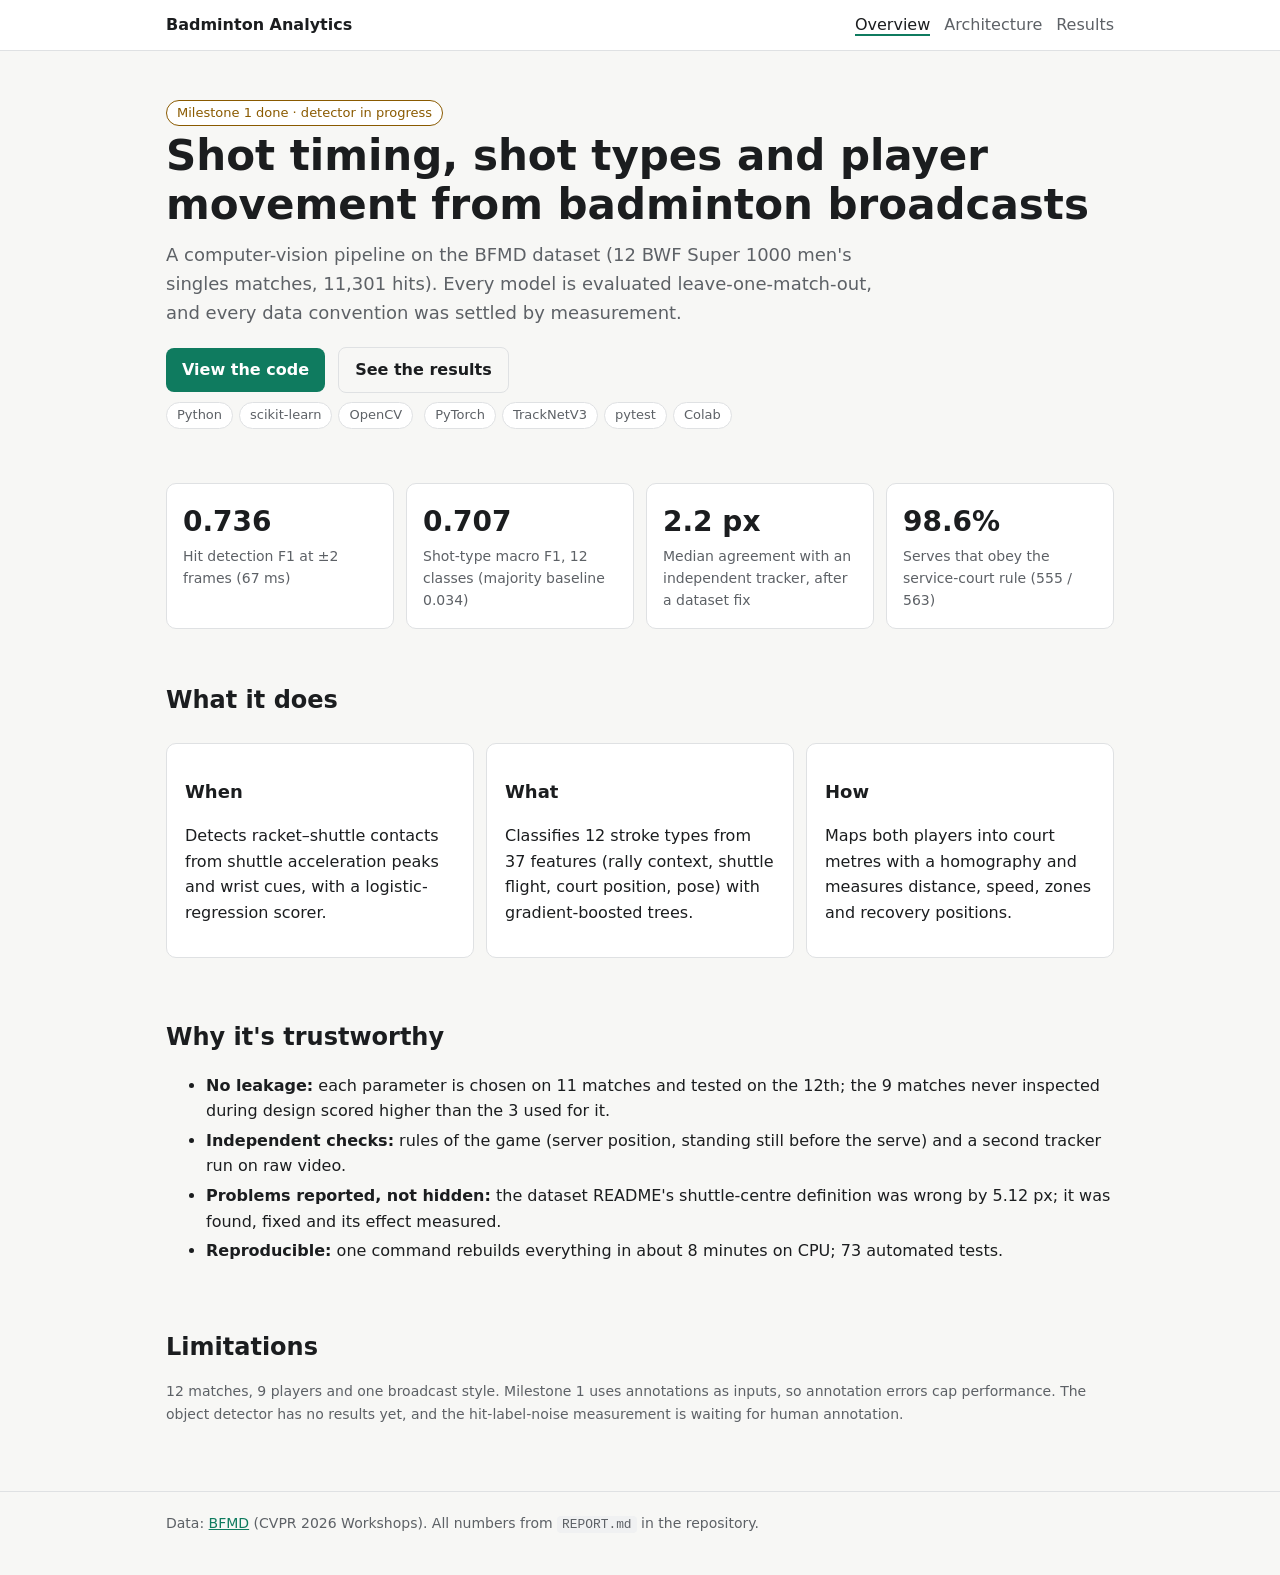
<file: docs/index.html>
<!doctype html>
<html lang="en">
<head>
<meta charset="utf-8">
<meta name="viewport" content="width=device-width, initial-scale=1">
<title>Badminton Broadcast Analytics</title>
<meta name="description" content="Computer-vision pipeline that turns professional badminton broadcast footage into shot timing, shot types and player movement, evaluated leave-one-match-out on the BFMD dataset.">
<meta property="og:title" content="Badminton Broadcast Analytics">
<meta property="og:description" content="Hit detection F1 0.736 @ ±2 frames, 12-class shot macro F1 0.707, movement in court metres. Leave-one-match-out on 12 BWF matches.">
<link rel="stylesheet" href="style.css">
</head>
<body>
<header class="site">
  <div class="wrap">
    <a class="brand" href="index.html">Badminton Analytics</a>
    <nav aria-label="Main">
      <ul>
        <li><a href="index.html" aria-current="page">Overview</a></li>
        <li><a href="architecture.html">Architecture</a></li>
        <li><a href="impact.html">Results</a></li>
      </ul>
    </nav>
  </div>
</header>

<main class="wrap">
  <section class="hero">
    <span class="tag status">Milestone 1 done · detector in progress</span>
    <h1>Shot timing, shot types and player movement from badminton broadcasts</h1>
    <p class="lead">A computer-vision pipeline on the BFMD dataset (12 BWF Super 1000 men's singles matches, 11,301 hits). Every model is evaluated leave-one-match-out, and every data convention was settled by measurement.</p>
    <a class="btn" href="https://github.com/bzaat/Badminton_Project">View the code</a>
    <a class="btn ghost" href="impact.html">See the results</a>
    <div>
      <span class="tag">Python</span><span class="tag">scikit-learn</span><span class="tag">OpenCV</span>
      <span class="tag">PyTorch</span><span class="tag">TrackNetV3</span><span class="tag">pytest</span><span class="tag">Colab</span>
    </div>
  </section>

  <div class="stats" role="list">
    <div class="stat" role="listitem"><div class="v">0.736</div><div class="k">Hit detection F1 at ±2 frames (67 ms)</div></div>
    <div class="stat" role="listitem"><div class="v">0.707</div><div class="k">Shot-type macro F1, 12 classes (majority baseline 0.034)</div></div>
    <div class="stat" role="listitem"><div class="v">2.2 px</div><div class="k">Median agreement with an independent tracker, after a dataset fix</div></div>
    <div class="stat" role="listitem"><div class="v">98.6%</div><div class="k">Serves that obey the service-court rule (555 / 563)</div></div>
  </div>

  <section>
    <h2>What it does</h2>
    <div class="grid2">
      <div class="card"><h3>When</h3><p>Detects racket–shuttle contacts from shuttle acceleration peaks and wrist cues, with a logistic-regression scorer.</p></div>
      <div class="card"><h3>What</h3><p>Classifies 12 stroke types from 37 features (rally context, shuttle flight, court position, pose) with gradient-boosted trees.</p></div>
      <div class="card"><h3>How</h3><p>Maps both players into court metres with a homography and measures distance, speed, zones and recovery positions.</p></div>
    </div>
  </section>

  <section>
    <h2>Why it's trustworthy</h2>
    <ul class="tight">
      <li><b>No leakage:</b> each parameter is chosen on 11 matches and tested on the 12th; the 9 matches never inspected during design scored higher than the 3 used for it.</li>
      <li><b>Independent checks:</b> rules of the game (server position, standing still before the serve) and a second tracker run on raw video.</li>
      <li><b>Problems reported, not hidden:</b> the dataset README's shuttle-centre definition was wrong by 5.12 px; it was found, fixed and its effect measured.</li>
      <li><b>Reproducible:</b> one command rebuilds everything in about 8 minutes on CPU; 73 automated tests.</li>
    </ul>
  </section>

  <section>
    <h2>Limitations</h2>
    <p class="note">12 matches, 9 players and one broadcast style. Milestone 1 uses annotations as inputs, so annotation errors cap performance. The object detector has no results yet, and the hit-label-noise measurement is waiting for human annotation.</p>
  </section>
</main>

<footer><div class="wrap">Data: <a href="https://openaccess.thecvf.com/content/CVPR2026W/CVsports/papers/Ding_BFMD_A_Full-Match_Badminton_Dense_Dataset_for_Dense_Shot_Captioning_CVPRW_2026_paper.pdf">BFMD</a> (CVPR 2026 Workshops). All numbers from <code>REPORT.md</code> in the repository.</div></footer>
</body>
</html>
</file>
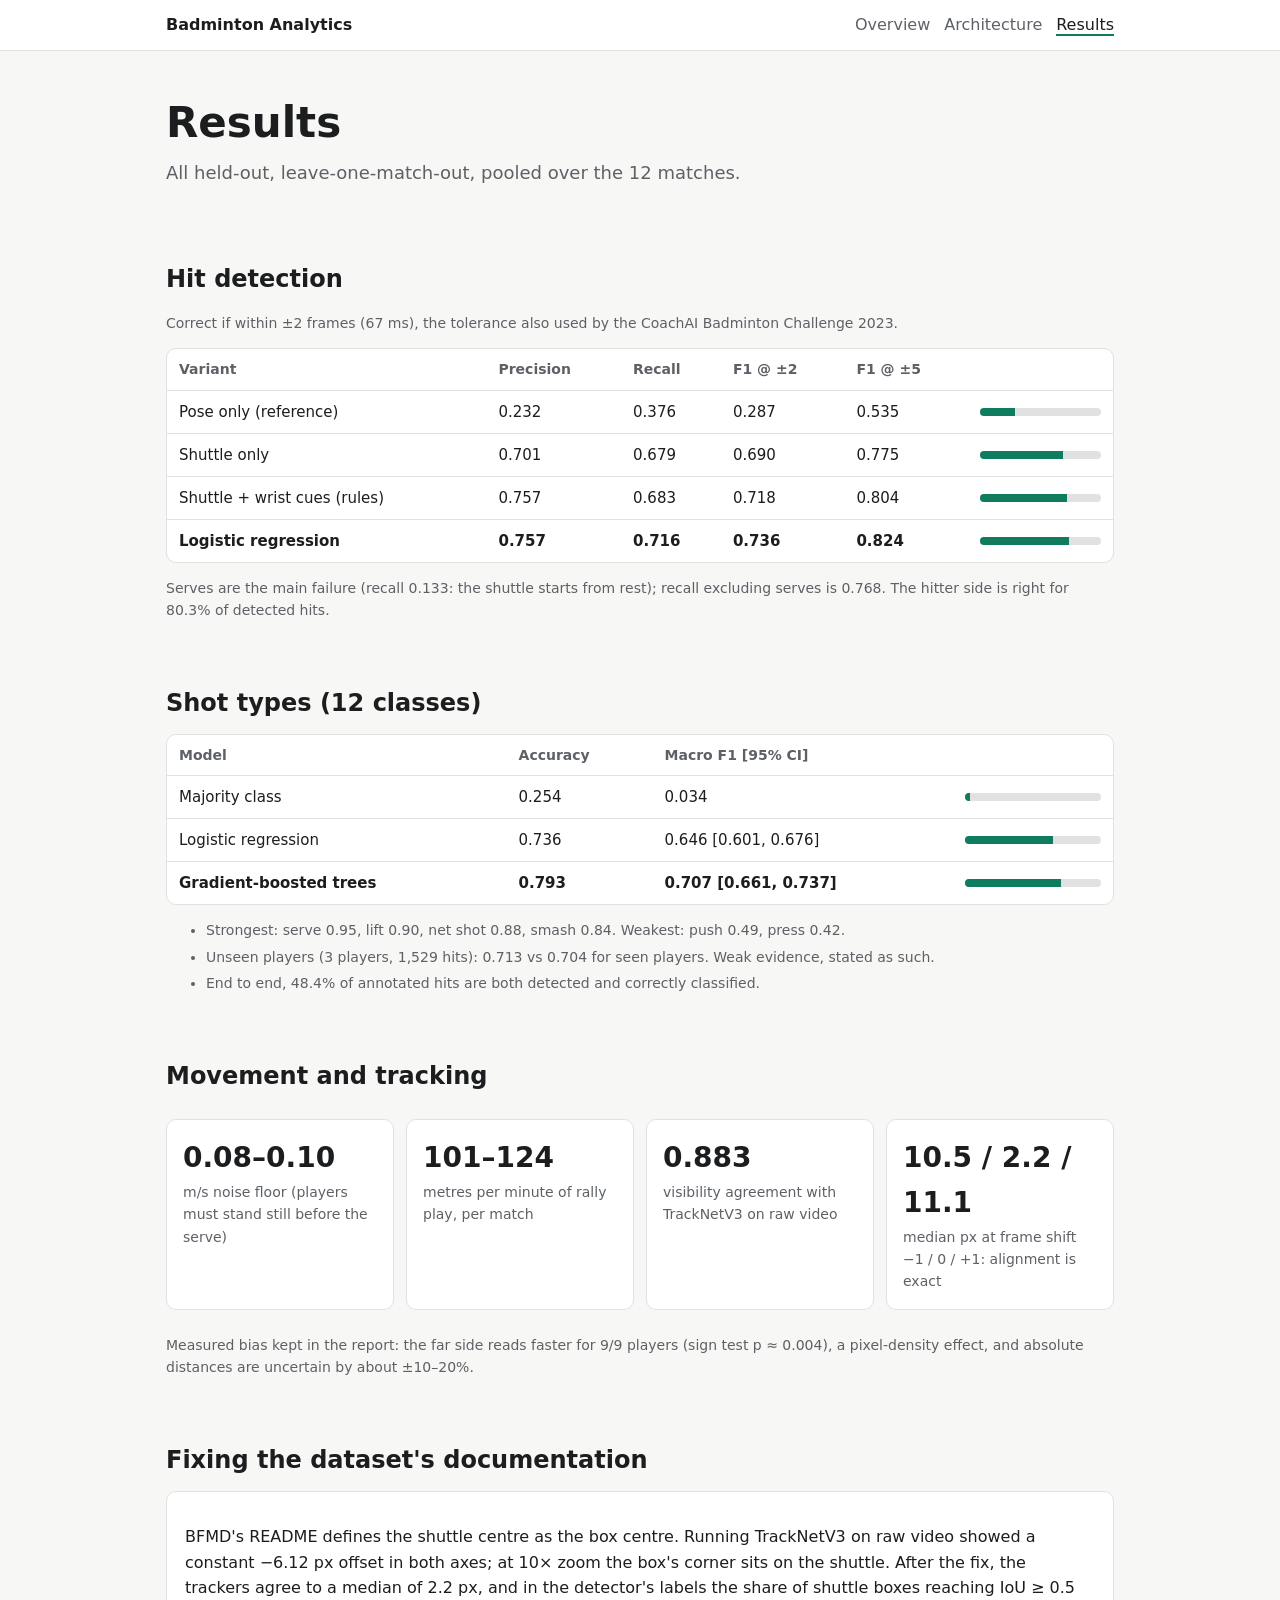
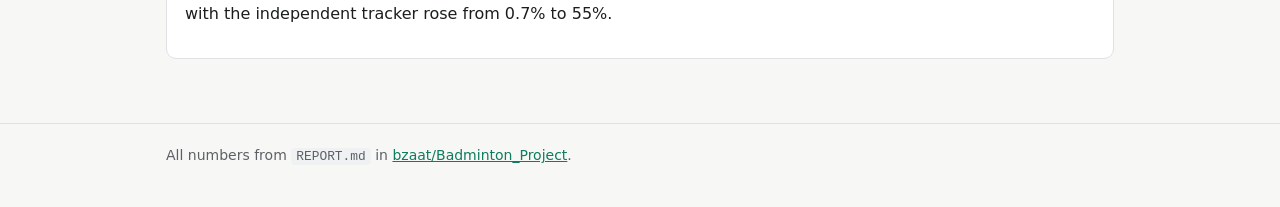
<file: docs/impact.html>
<!doctype html>
<html lang="en">
<head>
<meta charset="utf-8">
<meta name="viewport" content="width=device-width, initial-scale=1">
<title>Badminton Analytics Results</title>
<meta name="description" content="Held-out results for hit detection, shot-type classification, movement measurement and independent tracker agreement.">
<link rel="stylesheet" href="style.css">
</head>
<body>
<header class="site">
  <div class="wrap">
    <a class="brand" href="index.html">Badminton Analytics</a>
    <nav aria-label="Main">
      <ul>
        <li><a href="index.html">Overview</a></li>
        <li><a href="architecture.html">Architecture</a></li>
        <li><a href="impact.html" aria-current="page">Results</a></li>
      </ul>
    </nav>
  </div>
</header>

<main class="wrap">
  <section class="hero">
    <h1>Results</h1>
    <p class="lead">All held-out, leave-one-match-out, pooled over the 12 matches.</p>
  </section>

  <section>
    <h2>Hit detection</h2>
    <p class="note">Correct if within ±2 frames (67 ms), the tolerance also used by the CoachAI Badminton Challenge 2023.</p>
    <div class="table-wrap">
      <table>
        <thead><tr><th>Variant</th><th>Precision</th><th>Recall</th><th>F1 @ ±2</th><th>F1 @ ±5</th><th aria-hidden="true"></th></tr></thead>
        <tbody>
          <tr><td>Pose only (reference)</td><td>0.232</td><td>0.376</td><td>0.287</td><td>0.535</td><td aria-hidden="true"><div class="bar"><span style="width:28.7%"></span></div></td></tr>
          <tr><td>Shuttle only</td><td>0.701</td><td>0.679</td><td>0.690</td><td>0.775</td><td aria-hidden="true"><div class="bar"><span style="width:69%"></span></div></td></tr>
          <tr><td>Shuttle + wrist cues (rules)</td><td>0.757</td><td>0.683</td><td>0.718</td><td>0.804</td><td aria-hidden="true"><div class="bar"><span style="width:71.8%"></span></div></td></tr>
          <tr class="best"><td>Logistic regression</td><td>0.757</td><td>0.716</td><td>0.736</td><td>0.824</td><td aria-hidden="true"><div class="bar"><span style="width:73.6%"></span></div></td></tr>
        </tbody>
      </table>
    </div>
    <p class="note">Serves are the main failure (recall 0.133: the shuttle starts from rest); recall excluding serves is 0.768. The hitter side is right for 80.3% of detected hits.</p>
  </section>

  <section>
    <h2>Shot types (12 classes)</h2>
    <div class="table-wrap">
      <table>
        <thead><tr><th>Model</th><th>Accuracy</th><th>Macro F1 [95% CI]</th><th aria-hidden="true"></th></tr></thead>
        <tbody>
          <tr><td>Majority class</td><td>0.254</td><td>0.034</td><td aria-hidden="true"><div class="bar"><span style="width:3.4%"></span></div></td></tr>
          <tr><td>Logistic regression</td><td>0.736</td><td>0.646 [0.601, 0.676]</td><td aria-hidden="true"><div class="bar"><span style="width:64.6%"></span></div></td></tr>
          <tr class="best"><td>Gradient-boosted trees</td><td>0.793</td><td>0.707 [0.661, 0.737]</td><td aria-hidden="true"><div class="bar"><span style="width:70.7%"></span></div></td></tr>
        </tbody>
      </table>
    </div>
    <ul class="tight note">
      <li>Strongest: serve 0.95, lift 0.90, net shot 0.88, smash 0.84. Weakest: push 0.49, press 0.42.</li>
      <li>Unseen players (3 players, 1,529 hits): 0.713 vs 0.704 for seen players. Weak evidence, stated as such.</li>
      <li>End to end, 48.4% of annotated hits are both detected and correctly classified.</li>
    </ul>
  </section>

  <section>
    <h2>Movement and tracking</h2>
    <div class="stats">
      <div class="stat"><div class="v">0.08–0.10</div><div class="k">m/s noise floor (players must stand still before the serve)</div></div>
      <div class="stat"><div class="v">101–124</div><div class="k">metres per minute of rally play, per match</div></div>
      <div class="stat"><div class="v">0.883</div><div class="k">visibility agreement with TrackNetV3 on raw video</div></div>
      <div class="stat"><div class="v">10.5 / 2.2 / 11.1</div><div class="k">median px at frame shift −1 / 0 / +1: alignment is exact</div></div>
    </div>
    <p class="note">Measured bias kept in the report: the far side reads faster for 9/9 players (sign test p ≈ 0.004), a pixel-density effect, and absolute distances are uncertain by about ±10–20%.</p>
  </section>

  <section>
    <h2>Fixing the dataset's documentation</h2>
    <div class="card">
      <p>BFMD's README defines the shuttle centre as the box centre. Running TrackNetV3 on raw video showed a constant −6.12 px offset in both axes; at 10× zoom the box's corner sits on the shuttle. After the fix, the trackers agree to a median of 2.2 px, and in the detector's labels the share of shuttle boxes reaching IoU ≥ 0.5 with the independent tracker rose from 0.7% to 55%.</p>
    </div>
  </section>
</main>

<footer><div class="wrap">All numbers from <code>REPORT.md</code> in <a href="https://github.com/bzaat/Badminton_Project">bzaat/Badminton_Project</a>.</div></footer>
</body>
</html>
</file>
<file: docs/style.css>
:root {
  --bg: #f7f7f5; --panel: #ffffff; --ink: #1b1d1f; --muted: #5d6166; --line: #dfe1e3;
  --accent: #0f7b5f; --accent-ink: #ffffff; --warn: #8a5a00; --code: #f0f1f2;
}
@media (prefers-color-scheme: dark) {
  :root:not([data-theme="light"]) {
    --bg: #121416; --panel: #1b1e21; --ink: #e8eaec; --muted: #a2a8ae; --line: #30353a;
    --accent: #3ccf9e; --accent-ink: #0b1a14; --warn: #e0b04a; --code: #23272b;
  }
}
* { box-sizing: border-box; }
html { -webkit-text-size-adjust: 100%; }
body { margin: 0; background: var(--bg); color: var(--ink); font: 16px/1.6 system-ui, -apple-system, "Segoe UI", sans-serif; }
a { color: var(--accent); }
a:focus-visible, button:focus-visible { outline: 3px solid var(--accent); outline-offset: 2px; }
.wrap { max-width: 980px; margin: 0 auto; padding: 0 16px; }
header.site { border-bottom: 1px solid var(--line); background: var(--panel); }
header.site .wrap { display: flex; gap: 16px; align-items: center; justify-content: space-between; flex-wrap: wrap; padding-top: 12px; padding-bottom: 12px; }
header.site .brand { font-weight: 700; color: var(--ink); text-decoration: none; }
nav ul { list-style: none; display: flex; gap: 14px; margin: 0; padding: 0; flex-wrap: wrap; }
nav a { text-decoration: none; color: var(--muted); font-weight: 500; }
nav a[aria-current="page"] { color: var(--ink); border-bottom: 2px solid var(--accent); }
.hero { padding: 48px 0 24px; }
.hero h1 { font-size: clamp(28px, 5vw, 42px); line-height: 1.15; margin: 0 0 12px; }
.hero p.lead { font-size: 18px; color: var(--muted); max-width: 720px; margin: 0 0 20px; }
.tag { display: inline-block; font-size: 13px; padding: 2px 10px; border: 1px solid var(--line); border-radius: 999px; color: var(--muted); margin: 0 6px 6px 0; background: var(--panel); }
.tag.status { border-color: var(--warn); color: var(--warn); }
.btn { display: inline-block; padding: 9px 16px; border-radius: 8px; background: var(--accent); color: var(--accent-ink); text-decoration: none; font-weight: 600; margin: 0 8px 8px 0; }
.btn.ghost { background: transparent; color: var(--ink); border: 1px solid var(--line); }
.stats { display: grid; grid-template-columns: repeat(auto-fit, minmax(200px, 1fr)); gap: 12px; margin: 24px 0; }
.stat { background: var(--panel); border: 1px solid var(--line); border-radius: 10px; padding: 16px; }
.stat .v { font-size: 28px; font-weight: 700; font-variant-numeric: tabular-nums; }
.stat .k { color: var(--muted); font-size: 14px; }
section { padding: 20px 0; }
h2 { font-size: 24px; margin: 8px 0 12px; }
h3 { font-size: 18px; margin: 18px 0 8px; }
.card { background: var(--panel); border: 1px solid var(--line); border-radius: 10px; padding: 16px 18px; margin: 12px 0; }
.grid2 { display: grid; grid-template-columns: repeat(auto-fit, minmax(280px, 1fr)); gap: 12px; }
.table-wrap { overflow-x: auto; border: 1px solid var(--line); border-radius: 10px; background: var(--panel); margin: 12px 0; }
table { border-collapse: collapse; width: 100%; font-variant-numeric: tabular-nums; font-size: 15px; }
th, td { text-align: left; padding: 9px 12px; border-bottom: 1px solid var(--line); }
th { color: var(--muted); font-weight: 600; font-size: 14px; }
tr:last-child td { border-bottom: 0; }
tr.best td { font-weight: 700; }
.bar { height: 8px; background: var(--line); border-radius: 4px; overflow: hidden; min-width: 80px; }
.bar > span { display: block; height: 100%; background: var(--accent); }
.mermaid { background: var(--panel); border: 1px solid var(--line); border-radius: 10px; padding: 12px; overflow-x: auto; text-align: center; }
code { background: var(--code); padding: 1px 5px; border-radius: 4px; font-size: 0.92em; }
pre { background: var(--code); padding: 12px; border-radius: 8px; overflow-x: auto; }
.note { color: var(--muted); font-size: 14px; }
ul.tight li { margin: 4px 0; }
footer { border-top: 1px solid var(--line); margin-top: 32px; padding: 20px 0 40px; color: var(--muted); font-size: 14px; }
</file>
